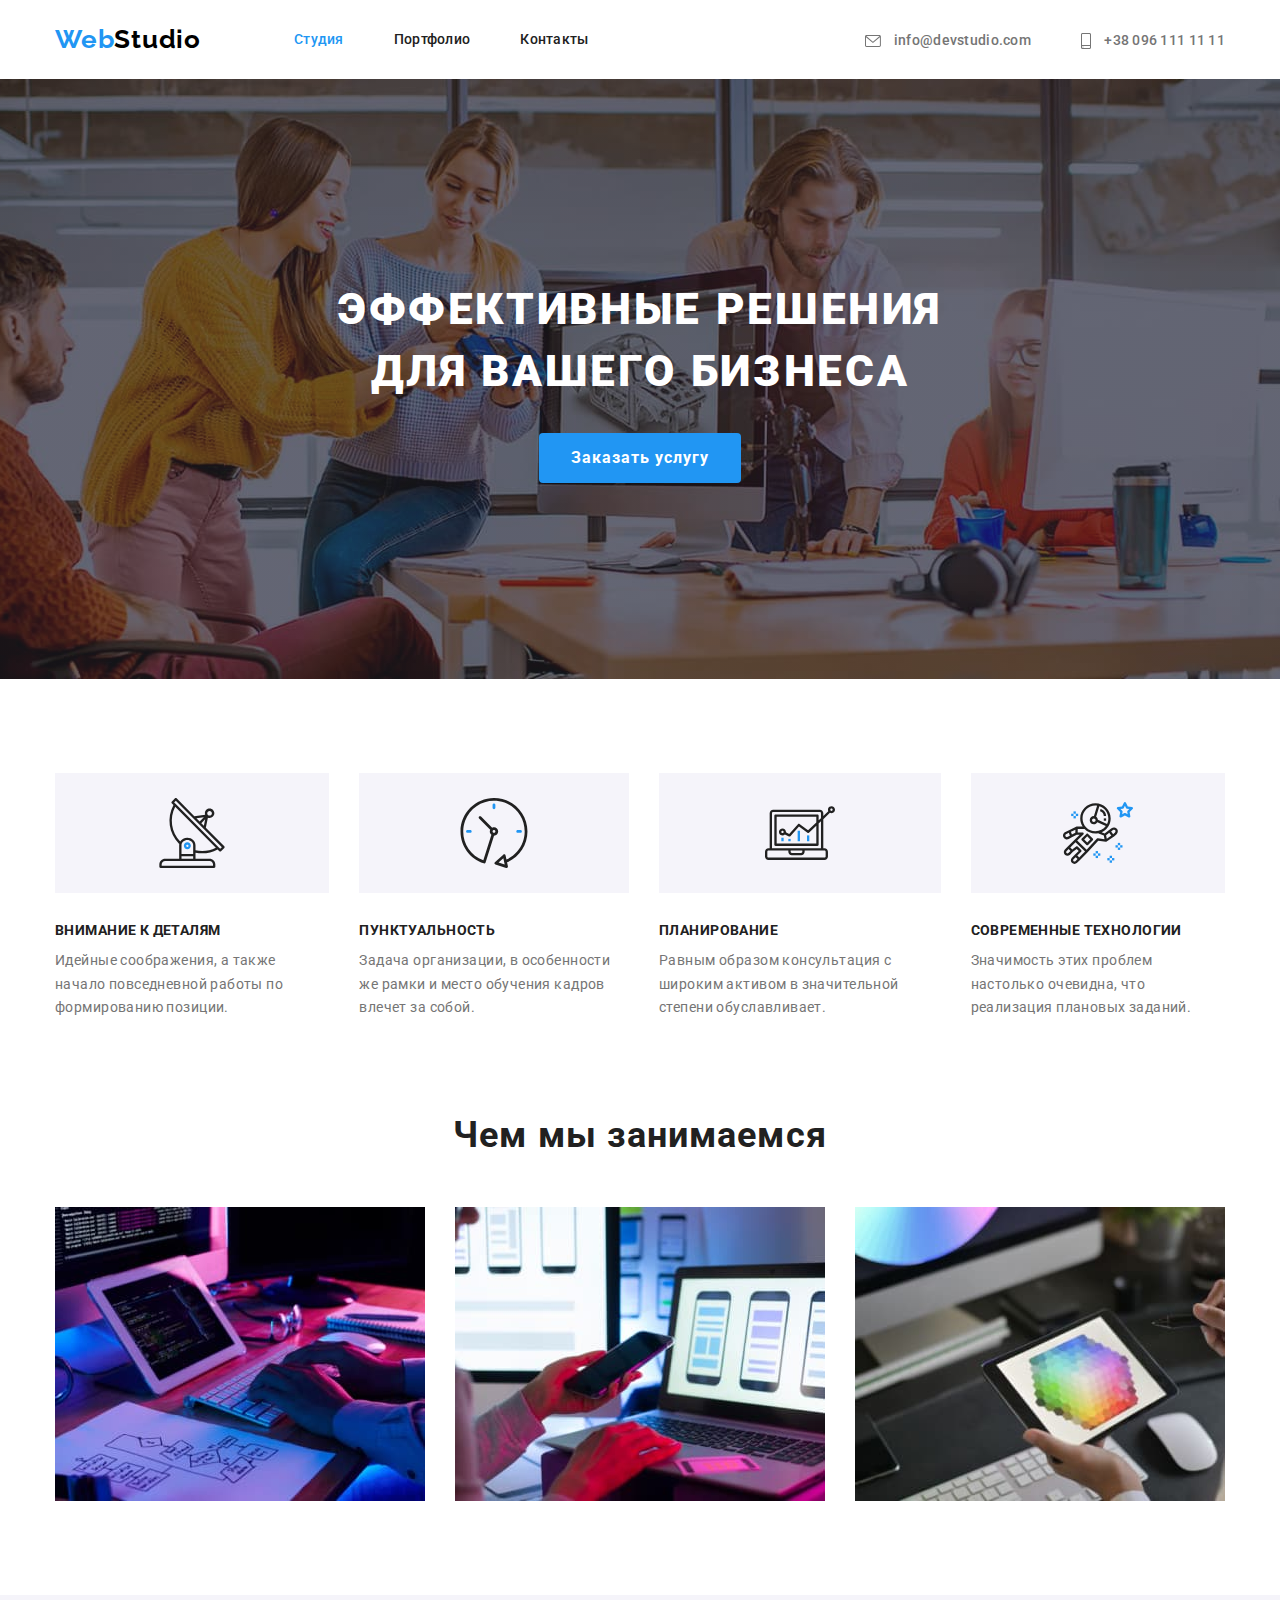
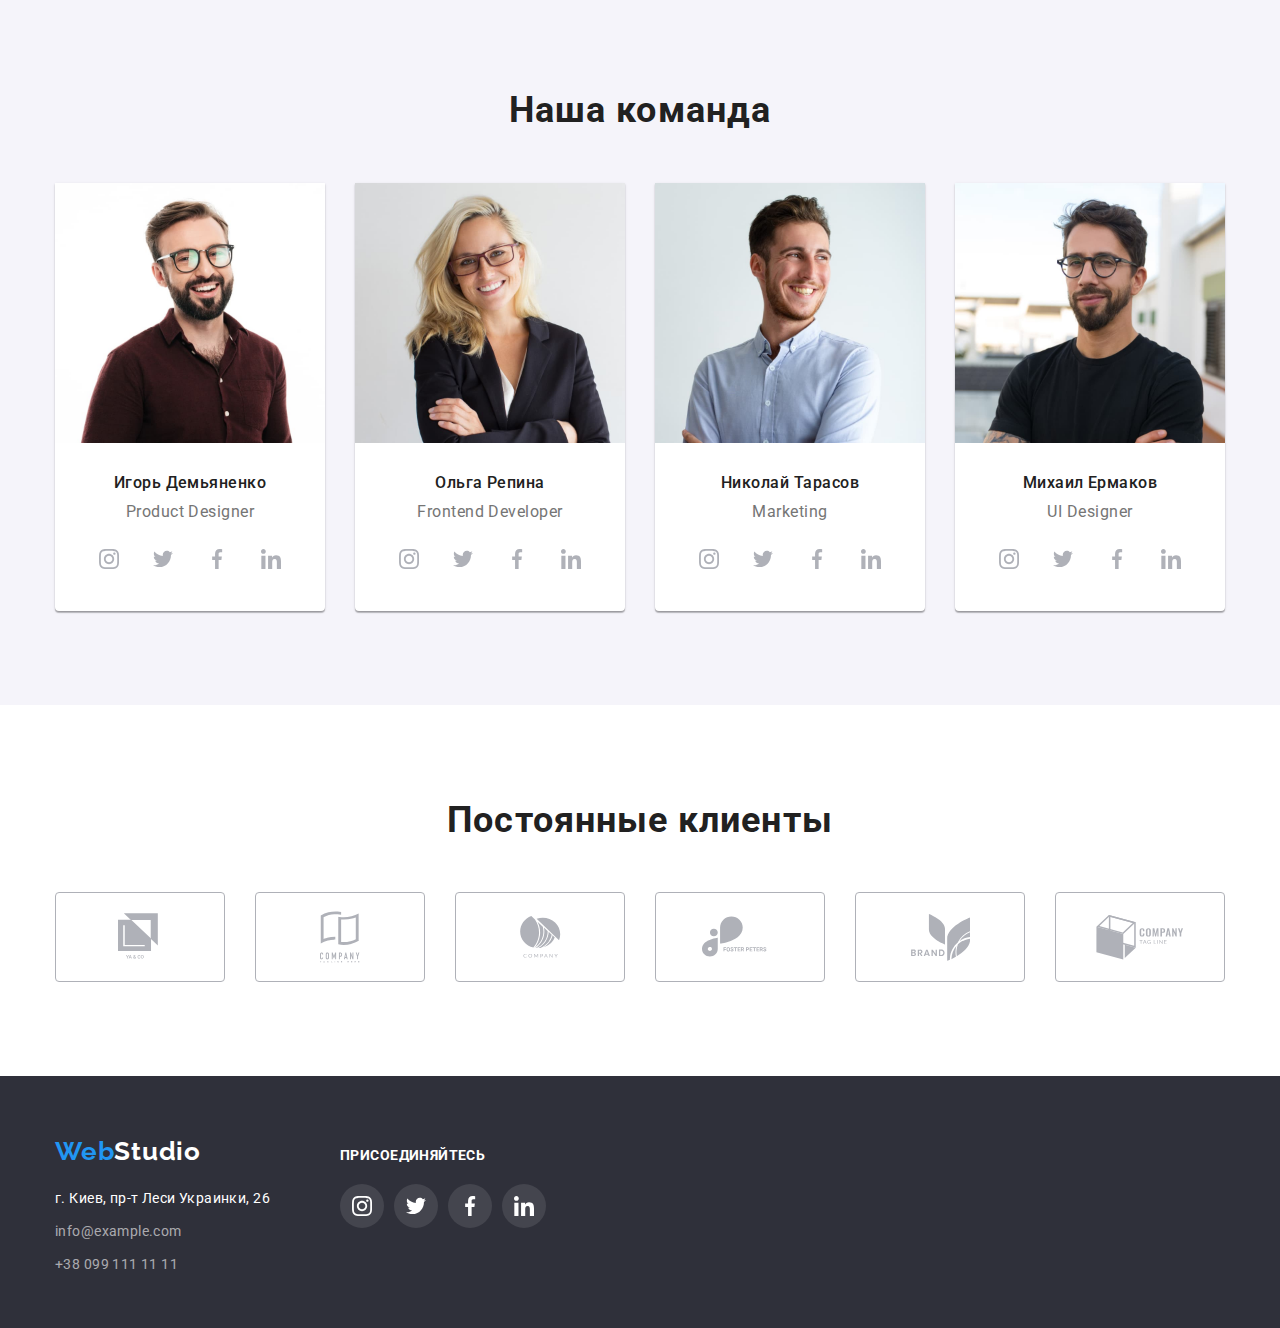
<file: index.html>
<!DOCTYPE html>
<html lang="ru">
  <head>
    <meta charset="UTF-8" />
    <meta name="viewport" content="width=device-width, initial-scale=1.0" />
    <title>Студия</title>
    <link
      href="https://fonts.googleapis.com/css2?family=Raleway:wght@700&family=Roboto:wght@400;500;700&display=swap"
      rel="stylesheet"
    />
    <link rel="stylesheet" href="./css/modern-normalize.css" />
    <link rel="stylesheet" href="./css/styles.css" />
  </head>

  <body>
    <!--Шапка страницы-->
    <header>
      <nav class="container main-nav">
        <a href="./index.html" class="logo">
          <span class="blue">Web</span>Studio
        </a>

        <ul class="site-nav list">
          <li class="item">
            <a href="./index.html" class="link current">Студия</a>
          </li>
          <li class="item">
            <a href="./portfolio.html" class="link">Портфолио</a>
          </li>
          <li class="item"><a href="" class="link">Контакты</a></li>
        </ul>

        <ul class="auht-nav list">
          <li class="item">
            <a class="link" href="mailto:info@devstudio.com"
              ><svg class="nav-icon-envelope">
                <use href="./images/sprite.svg#icon-envelope"></use>
              </svg>
              info@devstudio.com
            </a>
          </li>
          <li class="item">
            <a class="link" href="tel:+38-096-111-11-11"
              ><svg class="nav-icon-smartphone">
                <use href="./images/sprite.svg#icon-smartphone"></use>
              </svg>
              +38 096 111 11 11</a
            >
          </li>
        </ul>
      </nav>
    </header>

    <main>
      <!--Герой-->
      <section class="herro">
        <div class="herro-container">
          <h1 class="herro-title">Эффективные решения для вашего бизнеса</h1>
          <a href="" class="button link">Заказать услугу</a>
        </div>
      </section>

      <section class="section-top">
        <!--<h2 class="section-title">Особенности</h2>-->
        <div class="container">
          <ul class="featyre list">
            <li class="item">
              <h3 class="title">Внимание к деталям</h3>
              <p class="text">
                Идейные соображения, а также начало повседневной работы по
                формированию позиции.
              </p>
            </li>

            <li class="item">
              <h3 class="title">Пунктуальность</h3>
              <p class="text">
                Задача организации, в особенности же рамки и место обучения
                кадров влечет за собой.
              </p>
            </li>

            <li class="item">
              <h3 class="title">Планирование</h3>
              <p class="text">
                Равным образом консультация с широким активом в значительной
                степени обуславливает.
              </p>
            </li>

            <li class="item">
              <h3 class="title">Современные технологии</h3>
              <p class="text">
                Значимость этих проблем настолько очевидна, что реализация
                плановых заданий.
              </p>
            </li>
          </ul>
        </div>
      </section>

      <!--Чем занимается компания-->
      <section class="section">
        <div class="container">
          <h2 class="section-title centered">Чем мы занимаемся</h2>

          <ul class="doing list">
            <li class="item">
              <a href="">
                <img
                  class="picture"
                  src="./images/box1.jpg"
                  alt="Разработчик пишет backend"
                  width="370"
                  height="294"
                />
              </a>
            </li>

            <li class="item">
              <a href="">
                <img
                  class="picture"
                  src="./images/box2.jpg"
                  alt="Разработчик создает стилизацию"
                  width="370"
                  height="294"
                />
              </a>
            </li>

            <li class="item">
              <a href="">
                <img
                  class="picture"
                  src="./images/box3.jpg"
                  alt="Выбор цвета на планшете"
                  width="370"
                  height="294"
                />
              </a>
            </li>
          </ul>
        </div>
      </section>

      <!--Члены команды-->
      <section class="section-top content">
        <div class="our-team container">
          <h2 class="section-title centered">Наша команда</h2>

          <ul class="team list">
            <li class="item card">
              <img
                class="picture"
                src="./images/img1.jpg"
                alt="Фотография Игоря Демьяненка"
                width="270"
                height="260"
              />
              <div class="card-content">
                <h3 class="name">Игорь Демьяненко</h3>
                <p class="position">Product Designer</p>

                <ul class="list social-icon-list">
                  <li class="social-icon-item">
                    <a
                      class="social-icon-link"
                      href="https://www.instagram.com/?hl=ru"
                      aria-label="ссылка Инстаграм"
                    >
                      <svg class="social-icon">
                        <use href="./images/sprite.svg#icon-instagram"></use>
                      </svg>
                    </a>
                  </li>

                  <li class="social-icon-item">
                    <a
                      class="social-icon-link"
                      href="https://twitter.com/?lang=ru"
                      aria-label="ссылка Твиттер"
                    >
                      <svg class="social-icon">
                        <use href="./images/sprite.svg#icon-twitter"></use>
                      </svg>
                    </a>
                  </li>

                  <li class="social-icon-item">
                    <a
                      class="social-icon-link"
                      href="https://www.facebook.com/"
                      aria-label="ссылка Фейсбук"
                    >
                      <svg class="social-icon">
                        <use href="./images/sprite.svg#icon-facebook"></use>
                      </svg>
                    </a>
                  </li>

                  <li class="social-icon-item">
                    <a
                      class="social-icon-link"
                      href="https://www.linkedin.com/"
                      aria-label="ссылка Линкедин"
                      ><svg class="social-icon">
                        <use href="./images/sprite.svg#icon-linkedin"></use>
                      </svg>
                    </a>
                  </li>
                </ul>
              </div>
            </li>

            <li class="item card">
              <img
                class="picture"
                src="./images/img2.jpg"
                alt="Фотография Ольги Репиной"
                width="270"
                height="260"
              />
              <div class="card-content">
                <h3 class="name">Ольга Репина</h3>
                <p class="position">Frontend Developer</p>
                <ul class="list social-icon-list">
                  <li class="social-icon-item">
                    <a
                      class="social-icon-link"
                      href="https://www.instagram.com/?hl=ru"
                      aria-label="ссылка Инстаграм"
                    >
                      <svg class="social-icon">
                        <use href="./images/sprite.svg#icon-instagram"></use>
                      </svg>
                    </a>
                  </li>

                  <li class="social-icon-item">
                    <a
                      class="social-icon-link"
                      href="https://twitter.com/?lang=ru"
                      aria-label="ссылка Твиттер"
                    >
                      <svg class="social-icon">
                        <use href="./images/sprite.svg#icon-twitter"></use>
                      </svg>
                    </a>
                  </li>

                  <li class="social-icon-item">
                    <a
                      class="social-icon-link"
                      href="https://www.facebook.com/"
                      aria-label="ссылка Фейсбук"
                    >
                      <svg class="social-icon">
                        <use href="./images/sprite.svg#icon-facebook"></use>
                      </svg>
                    </a>
                  </li>

                  <li class="social-icon-item">
                    <a
                      class="social-icon-link"
                      href="https://www.linkedin.com/"
                      aria-label="ссылка Линкедин"
                      ><svg class="social-icon">
                        <use href="./images/sprite.svg#icon-linkedin"></use>
                      </svg>
                    </a>
                  </li>
                </ul>
              </div>
            </li>

            <li class="item card">
              <img
                class="picture"
                src="./images/img3.jpg"
                alt="Фотография Николая Тарасова"
                width="270"
                height="260"
              />
              <div class="card-content">
                <h3 class="name">Николай Тарасов</h3>
                <p class="position">Marketing</p>
                <ul class="list social-icon-list">
                  <li class="social-icon-item">
                    <a
                      class="social-icon-link"
                      href="https://www.instagram.com/?hl=ru"
                      aria-label="ссылка Инстаграм"
                    >
                      <svg class="social-icon">
                        <use href="./images/sprite.svg#icon-instagram"></use>
                      </svg>
                    </a>
                  </li>

                  <li class="social-icon-item">
                    <a
                      class="social-icon-link"
                      href="https://twitter.com/?lang=ru"
                      aria-label="ссылка Твиттер"
                    >
                      <svg class="social-icon">
                        <use href="./images/sprite.svg#icon-twitter"></use>
                      </svg>
                    </a>
                  </li>

                  <li class="social-icon-item">
                    <a
                      class="social-icon-link"
                      href="https://www.facebook.com/"
                      aria-label="ссылка Фейсбук"
                    >
                      <svg class="social-icon">
                        <use href="./images/sprite.svg#icon-facebook"></use>
                      </svg>
                    </a>
                  </li>

                  <li class="social-icon-item">
                    <a
                      class="social-icon-link"
                      href="https://www.linkedin.com/"
                      aria-label="ссылка Линкедин"
                      ><svg class="social-icon">
                        <use href="./images/sprite.svg#icon-linkedin"></use>
                      </svg>
                    </a>
                  </li>
                </ul>
              </div>
            </li>

            <li class="item card">
              <img
                class="picture"
                src="./images/img4.jpg"
                alt="Фотография Михаила Ермакова"
                width="270"
                height="260"
              />
              <div class="card-content">
                <h3 class="name">Михаил Ермаков</h3>
                <p class="position">UI Designer</p>
                <ul class="list social-icon-list">
                  <li class="social-icon-item">
                    <a
                      class="social-icon-link"
                      href="https://www.instagram.com/?hl=ru"
                      aria-label="ссылка Инстаграм"
                    >
                      <svg class="social-icon">
                        <use href="./images/sprite.svg#icon-instagram"></use>
                      </svg>
                    </a>
                  </li>

                  <li class="social-icon-item">
                    <a
                      class="social-icon-link"
                      href="https://twitter.com/?lang=ru"
                      aria-label="ссылка Твиттер"
                    >
                      <svg class="social-icon">
                        <use href="./images/sprite.svg#icon-twitter"></use>
                      </svg>
                    </a>
                  </li>

                  <li class="social-icon-item">
                    <a
                      class="social-icon-link"
                      href="https://www.facebook.com/"
                      aria-label="ссылка Фейсбук"
                    >
                      <svg class="social-icon">
                        <use href="./images/sprite.svg#icon-facebook"></use>
                      </svg>
                    </a>
                  </li>

                  <li class="social-icon-item">
                    <a
                      class="social-icon-link"
                      href="https://www.linkedin.com/"
                      aria-label="ссылка Линкедин"
                      ><svg class="social-icon">
                        <use href="./images/sprite.svg#icon-linkedin"></use>
                      </svg>
                    </a>
                  </li>
                </ul>
              </div>
            </li>
          </ul>
        </div>
      </section>

      <section class="section-top">
        <div class="container">
          <h2 class="section-title centered">Постоянные клиенты</h2>

          <ul class="list clients-logo-list">
            <li class="clients-logo-item">
              <a
                class="clients-logo-link"
                href=""
                aria-label="ссылка первый клиент"
              >
                <svg class="clients-logo" width="44" height="49">
                  <use href="./images/sprite.svg#icon-logo1"></use>
                </svg>
              </a>
            </li>
            <li class="clients-logo-item">
              <a
                class="clients-logo-link"
                href=""
                aria-label="ссылка второй клиент"
              >
                <svg class="clients-logo" width="40" height="52">
                  <use href="./images/sprite.svg#icon-logo2"></use>
                </svg>
              </a>
            </li>
            <li class="clients-logo-item">
              <a
                class="clients-logo-link"
                href=""
                aria-label="ссылка третий клиент"
              >
                <svg class="clients-logo" width="41" height="42">
                  <use href="./images/sprite.svg#icon-logo3"></use>
                </svg>
              </a>
            </li>
            <li class="clients-logo-item">
              <a
                class="clients-logo-link"
                href=""
                aria-label="ссылка четвертый клиент"
              >
                <svg class="clients-logo" width="77" height="42">
                  <use href="./images/sprite.svg#icon-logo4"></use>
                </svg>
              </a>
            </li>
            <li class="clients-logo-item">
              <a
                class="clients-logo-link"
                href=""
                aria-label="ссылка пятый клиент"
              >
                <svg class="clients-logo" width="59" height="47">
                  <use href="./images/sprite.svg#icon-logo5"></use>
                </svg>
              </a>
            </li>
            <li class="clients-logo-item">
              <a
                class="clients-logo-link"
                href=""
                aria-label="ссылка шестой клиент"
              >
                <svg class="clients-logo" width="88" height="45">
                  <use href="./images/sprite.svg#icon-logo6"></use>
                </svg>
              </a>
            </li>
          </ul>
        </div>
      </section>
    </main>

    <!--Подвал-->
    <footer class="contacts-container">
      <div class="container footer-flex">
        <div class="footer-address">
          <a href="./index.html" class="logo footer">
            <span class="blue">Web</span><span class="white">Studio</span>
          </a>
          <address class="adress-content">
            <p class="text">г. Киев, пр-т Леси Украинки, 26</p>
            <a href="mailto:info@example.com" class="connection link text"
              >info@example.com</a
            >
            <a href="tel:+38-099-111-11-11" class="connection link text"
              >+38 099 111 11 11</a
            >
          </address>
        </div>

        <div class="footer-slogan">
          <h2 class="footer-slogan-text">Присоединяйтесь</h2>
          <!-- <div class="footer-icon"> -->
          <ul class="list social-icon-list">
            <li class="social-icon-item">
              <a
                class="social-icon-link"
                href="https://www.instagram.com/?hl=ru"
                aria-label="ссылка Инстаграм"
              >
                <svg class="social-icon">
                  <use href="./images/sprite.svg#icon-instagram"></use>
                </svg>
              </a>
            </li>

            <li class="social-icon-item">
              <a
                class="social-icon-link"
                href="https://twitter.com/?lang=ru"
                aria-label="ссылка Твиттер"
              >
                <svg class="social-icon">
                  <use href="./images/sprite.svg#icon-twitter"></use>
                </svg>
              </a>
            </li>

            <li class="social-icon-item">
              <a
                class="social-icon-link"
                href="https://www.facebook.com/"
                aria-label="ссылка Фейсбук"
              >
                <svg class="social-icon">
                  <use href="./images/sprite.svg#icon-facebook"></use>
                </svg>
              </a>
            </li>

            <li class="social-icon-item">
              <a
                class="social-icon-link"
                href="https://www.linkedin.com/"
                aria-label="ссылка Линкедин"
                ><svg class="social-icon">
                  <use href="./images/sprite.svg#icon-linkedin"></use>
                </svg>
              </a>
            </li>
          </ul>
        </div>
      </div>
    </footer>
  </body>
</html>
</file>
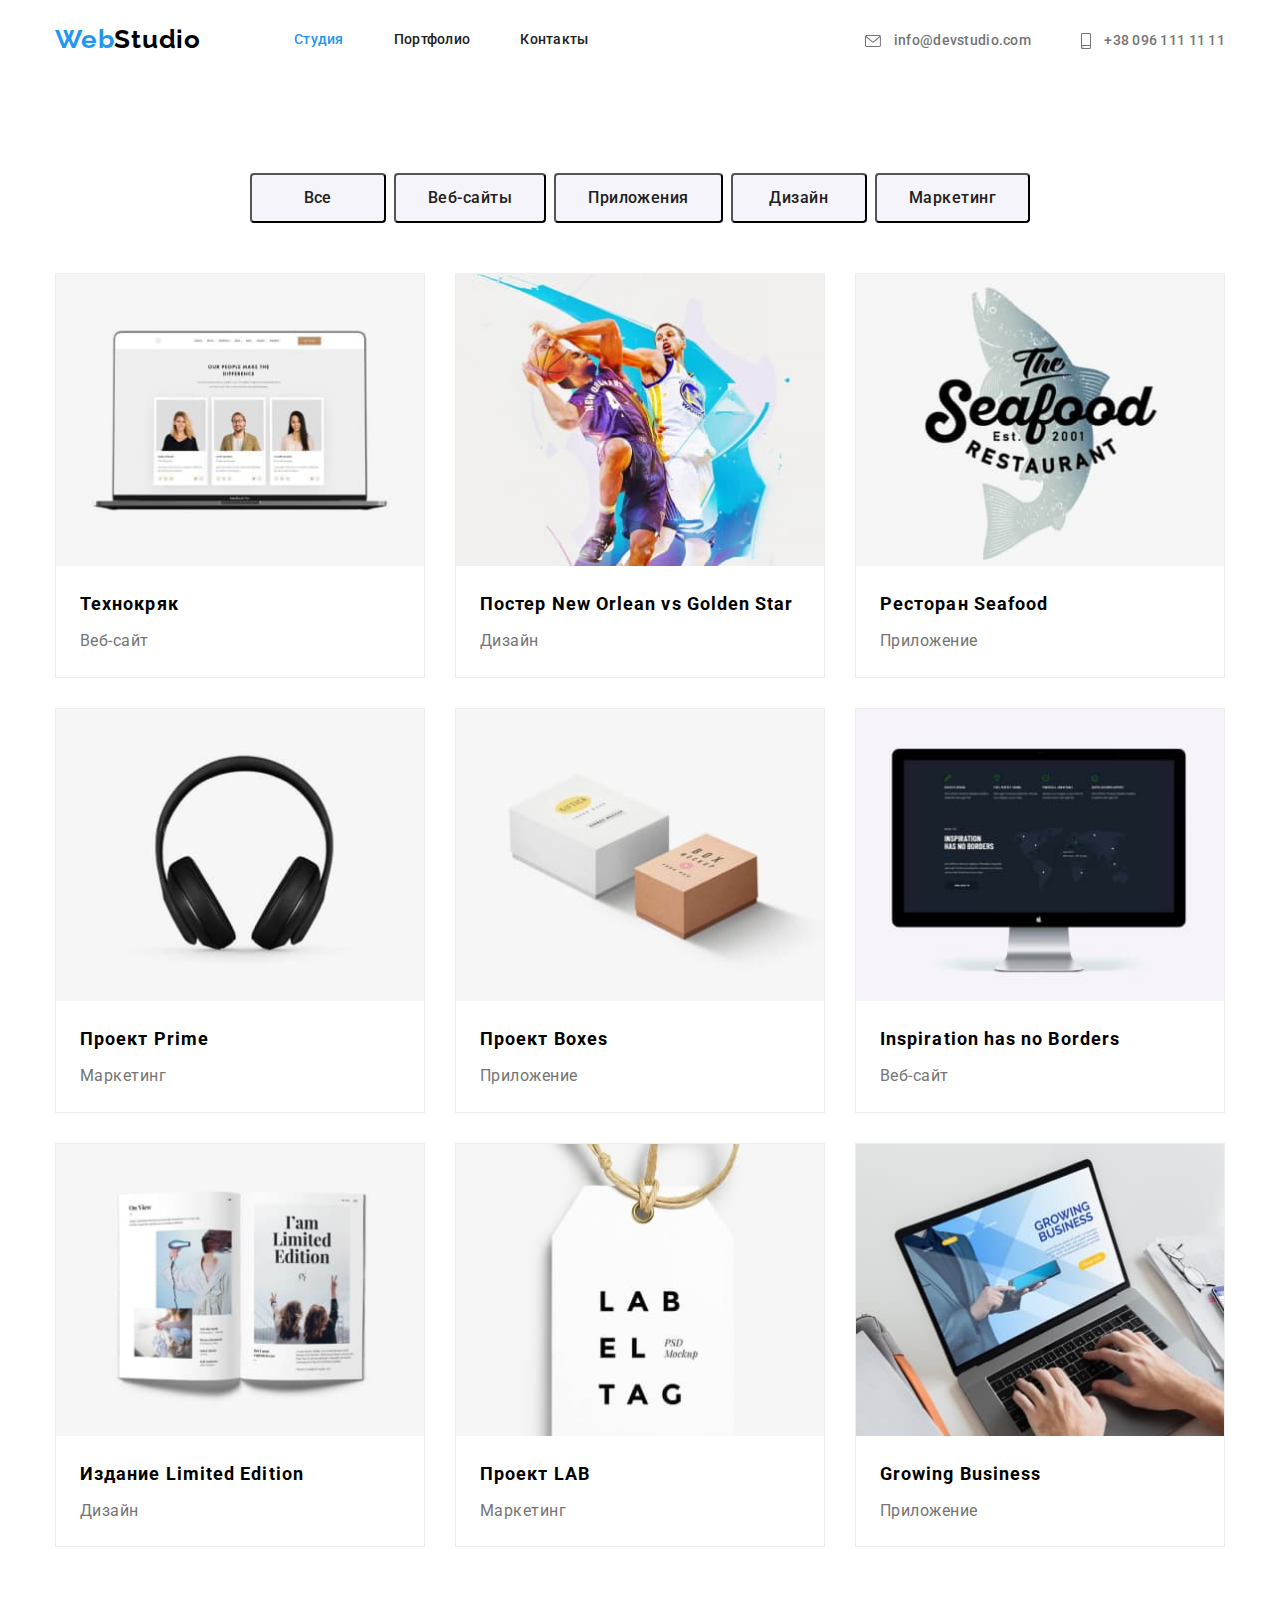
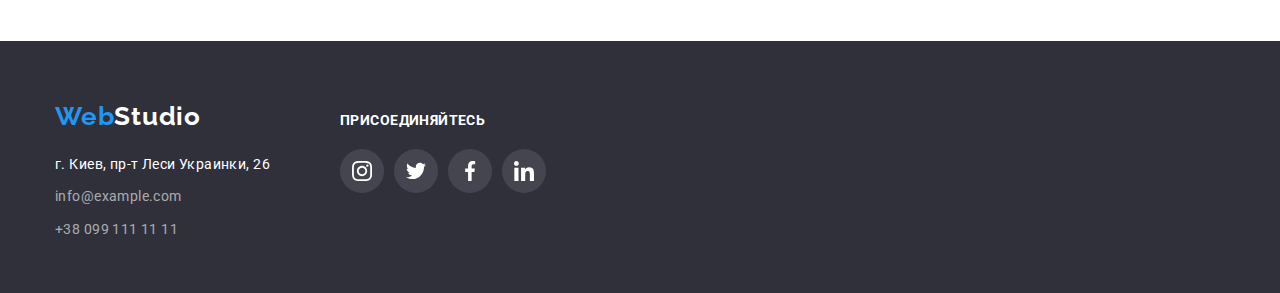
<file: portfolio.html>
<!DOCTYPE html>
<html lang="ru">
  <head>
    <meta charset="UTF-8" />
    <meta name="viewport" content="width=device-width, initial-scale=1.0" />
    <title>Портфолио</title>
    <link
      href="https://fonts.googleapis.com/css2?family=Raleway:wght@700&family=Roboto:wght@400;500;700&display=swap"
      rel="stylesheet"
    />
    <link rel="stylesheet" href="./css/modern-normalize.css" />
    <link rel="stylesheet" href="./css/styles.css" />
  </head>

  <body>
    <!--Шапка страницы-->
    <header>
      <nav class="container main-nav">
        <a href="./index.html" class="logo">
          <span class="blue">Web</span>Studio
        </a>

        <ul class="site-nav list">
          <li class="item">
            <a href="./index.html" class="link current">Студия</a>
          </li>
          <li class="item">
            <a href="./portfolio.html" class="link">Портфолио</a>
          </li>
          <li class="item"><a href="" class="link">Контакты</a></li>
        </ul>

        <ul class="auht-nav list">
          <li class="item">
            <a class="link" href="mailto:info@devstudio.com"
              ><svg class="nav-icon-envelope">
                <use href="./images/sprite.svg#icon-envelope"></use>
              </svg>
              info@devstudio.com
            </a>
          </li>
          <li class="item">
            <a class="link" href="tel:+38-096-111-11-11"
              ><svg class="nav-icon-smartphone">
                <use href="./images/sprite.svg#icon-smartphone"></use>
              </svg>
              +38 096 111 11 11</a
            >
          </li>
        </ul>
      </nav>
    </header>

    <main>
      <section class="portfolio">
        <!--<h1>Наши работы</h1>-->
        <div class="container">
          <ul class="list btn">
            <li class="item">
              <button type="button" class="button">Все</button>
            </li>
            <li class="item">
              <button type="button" class="button">Веб-сайты</button>
            </li>
            <li class="item">
              <button type="button" class="button">Приложения</button>
            </li>
            <li class="item">
              <button type="button" class="button">Дизайн</button>
            </li>
            <li class="item">
              <button type="button" class="button">Маркетинг</button>
            </li>
          </ul>
        </div>

        <div class="container">
          <ul class="our-work list">
            <li class="our-work-card">
              <a href="" class="link">
                <img
                  class="picture"
                  src="./images/portfolio1.jpg"
                  alt="ноутбук с открытым сайтом"
                  width="370"
                  height="294"
                />

                <h2 class="portfolio-title">Технокряк</h2>
                <p class="portfolio-text">Веб-сайт</p>
              </a>
            </li>
            <li class="our-work-card">
              <a href="" class="link">
                <img
                  class="picture"
                  src="./images/portfolio2.jpg"
                  alt="два баскедболиста"
                  width="370"
                  height="294"
                />

                <h2 class="portfolio-title">
                  Постер New Orlean vs Golden Star
                </h2>
                <p class="portfolio-text">Дизайн</p>
              </a>
            </li>
            <li class="our-work-card">
              <a href="" class="link">
                <img
                  class="picture"
                  src="./images/portfolio3.jpg"
                  alt="название приложения"
                  width="370"
                  height="294"
                />

                <h2 class="portfolio-title">Ресторан Seafood</h2>
                <p class="portfolio-text">Приложение</p>
              </a>
            </li>
            <li class="our-work-card">
              <a href="" class="link">
                <img
                  class="picture"
                  src="./images/portfolio4.jpg"
                  alt="наушники"
                  width="370"
                  height="294"
                />

                <h2 class="portfolio-title">Проект Prime</h2>
                <p class="portfolio-text">Маркетинг</p>
              </a>
            </li>
            <li class="our-work-card">
              <a href="" class="link">
                <img
                  class="picture"
                  src="./images/portfolio5.jpg"
                  alt="коробки"
                  width="370"
                  height="294"
                />

                <h2 class="portfolio-title">Проект Boxes</h2>
                <p class="portfolio-text">Приложение</p>
              </a>
            </li>
            <li class="our-work-card">
              <a href="" class="link">
                <img
                  class="picture"
                  src="./images/portfolio6.jpg"
                  alt="сайт на робочем столе"
                  width="370"
                  height="294"
                />

                <h2 class="portfolio-title">Inspiration has no Borders</h2>
                <p class="portfolio-text">Веб-сайт</p>
              </a>
            </li>
            <li class="our-work-card">
              <a href="" class="link">
                <img
                  class="picture"
                  src="./images/portfolio7.jpg"
                  alt="открытая книга"
                  width="370"
                  height="294"
                />

                <h2 class="portfolio-title">Издание Limited Edition</h2>
                <p class="portfolio-text">Дизайн</p>
              </a>
            </li>
            <li class="our-work-card">
              <a href="" class="link">
                <img
                  class="picture"
                  src="./images/portfolio8.jpg"
                  alt="бирка LAB"
                  width="370"
                  height="294"
                />

                <h2 class="portfolio-title">Проект LAB</h2>
                <p class="portfolio-text">Маркетинг</p>
              </a>
            </li>
            <li class="our-work-card">
              <a href="" class="link">
                <img
                  class="picture"
                  src="./images/portfolio9.jpg"
                  alt="Приложение Growing Business"
                  width="370"
                  height="294"
                />

                <h2 class="portfolio-title">Growing Business</h2>
                <p class="portfolio-text">Приложение</p>
              </a>
            </li>
          </ul>
        </div>
      </section>
    </main>

    <!--Подвал-->
    <footer class="contacts-container">
      <div class="container footer-flex">
        <div class="footer-address">
          <a href="./index.html" class="logo footer">
            <span class="blue">Web</span><span class="white">Studio</span>
          </a>
          <address class="adress-content">
            <p class="text">г. Киев, пр-т Леси Украинки, 26</p>
            <a href="mailto:info@example.com" class="connection link text"
              >info@example.com</a
            >
            <a href="tel:+38-099-111-11-11" class="connection link text"
              >+38 099 111 11 11</a
            >
          </address>
        </div>

        <div class="footer-slogan">
          <h2 class="footer-slogan-text">Присоединяйтесь</h2>
          <!-- <div class="footer-icon"> -->
          <ul class="list social-icon-list">
            <li class="social-icon-item">
              <a
                class="social-icon-link"
                href="https://www.instagram.com/?hl=ru"
                aria-label="ссылка Инстаграм"
              >
                <svg class="social-icon">
                  <use href="./images/sprite.svg#icon-instagram"></use>
                </svg>
              </a>
            </li>

            <li class="social-icon-item">
              <a
                class="social-icon-link"
                href="https://twitter.com/?lang=ru"
                aria-label="ссылка Твиттер"
              >
                <svg class="social-icon">
                  <use href="./images/sprite.svg#icon-twitter"></use>
                </svg>
              </a>
            </li>

            <li class="social-icon-item">
              <a
                class="social-icon-link"
                href="https://www.facebook.com/"
                aria-label="ссылка Фейсбук"
              >
                <svg class="social-icon">
                  <use href="./images/sprite.svg#icon-facebook"></use>
                </svg>
              </a>
            </li>

            <li class="social-icon-item">
              <a
                class="social-icon-link"
                href="https://www.linkedin.com/"
                aria-label="ссылка Линкедин"
                ><svg class="social-icon">
                  <use href="./images/sprite.svg#icon-linkedin"></use>
                </svg>
              </a>
            </li>
          </ul>
        </div>
      </div>
    </footer>
  </body>
</html>
</file>
<file: css/styles.css>
html {
  box-sizing: border-box;
}
*/ *,
*::before,
*::after {
  box-sizing: inherit;
}

/* Цвета текста */
:root {
  --blue: #2196f3;
  --black-one: #000000;
  --black-two: #212121;
  --gray-one: #757575;
  --gray-two: rgba(255, 255, 255, 0.6);
  --white: #ffffff;
  --herro-background: #2f303a;
  --portfolio-button-background: #f5f4fa;
  --section-background: #f5f4fa;
}

body {
  font-family: 'Roboto', sans-serif;
  background-color: var(--white);
  color: var(--black-two);
}

.container {
  width: 1200px;
  padding-left: 15px;
  padding-right: 15px;
  margin-left: auto;
  margin-right: auto;
}

/* logo */
.logo {
  margin-right: 93px;
  font-family: 'Raleway', sans-serif;
  font-weight: 700;
  color: var(--black-one);
  text-decoration: none;

  font-size: 26px;
  line-height: 1.2;
  letter-spacing: 0.03em;
}

.logo .blue {
  color: var(--blue);
}

.logo .white {
  color: var(--white);
}

.list {
  padding: 0;
  margin: 0;
  list-style: none;
}

.link {
  text-decoration: none;
}

.picture {
  display: block;
  max-width: 100%;
  height: auto;
}

/* site-nav */
.main-nav {
  align-items: center;
  display: flex;
}

.site-nav {
  display: flex;
}

.site-nav .item:not(:last-child) {
  margin-right: 50px;
}

.site-nav .link {
  display: block;
  font-weight: 500;

  color: var(--black-two);
  font-size: 14px;
  line-height: 1.1;
  letter-spacing: 0.02em;
  padding-top: 32px;
  padding-bottom: 32px;
}

.site-nav .link.current {
  color: var(--blue);
}

.site-nav .link:hover,
.site-nav .link:focus {
  color: var(--blue);
}

/* auht-nav */
.auht-nav {
  display: flex;
  margin-left: auto;
}

.auht-nav .item:not(:last-child) {
  margin-right: 50px;
}

.auht-nav .item {
  text-align: center;
}

.auht-nav .link {
  font-weight: 500;
  color: var(--gray-one);
  font-size: 14px;
  line-height: 1.1;
  letter-spacing: 0.02em;
}

.auht-nav .link:hover,
.auht-nav .link:focus {
  color: var(--blue);
}

.auht-nav .link:hover .nav-icon-envelope,
.auht-nav .link:focus .nav-icon-envelope {
  fill: var(--blue);
}

.nav-icon-envelope {
  display: inline-flex;
  vertical-align: middle;
  width: 16px;
  height: 12px;
  margin-right: 10px;
  fill: var(--gray-one);
  text-align: center;
}

.nav-icon-smartphone {
  display: inline-flex;
  vertical-align: middle;
  width: 10px;
  height: 16px;
  margin-right: 10px;
  fill: var(--gray-one);
}

.auht-nav .link:hover .nav-icon-smartphone,
.auht-nav .link:focus .nav-icon-smartphone {
  fill: var(--blue);
}

/* herro */

.herro-container {
  text-align: center;
  height: 600px;
  max-width: 1600px;
  margin-left: auto;
  margin-right: auto;
  padding-top: 200px;
  padding-bottom: 200px;
  background-image: linear-gradient(
      to right,
      rgba(47, 48, 58, 0.4),
      rgba(47, 48, 58, 0.4)
    ),
    url(../images/hero.jpg);
  background-position: center;
  background-color: #c4c4c4;
}

.herro-title {
  margin-top: 0;
  margin-bottom: 30px;
  margin-left: auto;
  margin-right: auto;
  width: 696px;

  font-weight: 900;
  color: var(--white);
  text-transform: uppercase;
  font-size: 44px;
  line-height: 1.4;
  letter-spacing: 0.06em;
}

/* button */
.button {
  display: inline-block;
  min-width: 136px;
  padding: 10px 32px;
  border-radius: 4px;

  font-weight: 700;
  background-color: var(--blue);
  color: var(--white);
  font-size: 16px;
  line-height: 1.9;
  letter-spacing: 0.06em;
}

/* section */
.section {
  padding-top: 0;
  padding-bottom: 94px;
}

.section-top {
  padding-top: 94px;
  padding-bottom: 94px;
}

.section-top.content {
  background-color: var(--section-background);
}

.section-title.centered {
  margin-top: 0;
  margin-bottom: 50px;
  text-align: center;
}

.section-title {
  font-weight: 700;
  font-size: 36px;
  line-height: 1.2;
  letter-spacing: 0.03em;
}

/* featyre */
.featyre {
  display: flex;
}

.featyre .item::before {
  content: '';
  display: block;

  height: 120px;
  background-color: var(--section-background);
  background-repeat: no-repeat;
  background-position: center;
  margin-bottom: 30px;
}

.featyre .item:nth-child(1)::before {
  background-image: url(../images/antenna.svg);
}

.featyre .item:nth-child(2)::before {
  background-image: url(../images/clock.svg);
}

.featyre .item:nth-child(3)::before {
  background-image: url(../images/diagram.svg);
}

.featyre .item:nth-child(4)::before {
  background-image: url(../images/astronaut.svg);
}

/* .icon-antenna::before {
   background-image: url(../images/antenna.svg);
   }   */

/* 
.icon-clock::before {
  background-image: url(../images/clock.svg);
}

.icon-diagram::before {
  background-image: url(../images/diagram.svg);
}

.icon-astronaut::before {
  background-image: url(../images/astronaut.svg);
} */

.featyre .item:not(:last-child) {
  margin-right: 30px;
}

.featyre .title {
  margin-top: 0;
  margin-bottom: 10px;
  font-weight: 700;
  text-transform: uppercase;
  font-size: 14px;
  line-height: 1.1;
  letter-spacing: 0.03em;
}

.featyre .text {
  margin-top: 0;
  margin-bottom: 0;

  font-weight: 400;
  color: var(--gray-one);
  font-size: 14px;
  line-height: 1.7;
  letter-spacing: 0.03em;
}
/* What the company does */
.doing {
  display: flex;
}

.doing .item:not(:last-child) {
  margin-right: 30px;
}

.card {
  background: #ffffff;
  box-shadow: 0px 1px 3px rgba(0, 0, 0, 0.12), 0px 1px 1px rgba(0, 0, 0, 0.14),
    0px 2px 1px rgba(0, 0, 0, 0.2);
  border-radius: 0px 0px 4px 4px;

  text-align: center;
}

.card-content {
  padding-top: 30px;
  padding-bottom: 30px;
}

.team {
  display: flex;
}

.team .item:not(:last-child) {
  margin-right: 30px;
}

.team .name {
  margin-top: 0;
  margin-bottom: 10px;

  font-weight: 500;
  font-size: 16px;
  line-height: 1.2;
  letter-spacing: 0.03em;
}

.team .position {
  margin-top: 0;
  margin-bottom: 16px;

  font-weight: 400;
  color: var(--gray-one);
  font-size: 16px;
  line-height: 1.2;
  letter-spacing: 0.03em;
}

.social-icon-list {
  display: flex;
  justify-content: center;
}

.social-icon-item:not(:last-child) {
  margin-right: 10px;
}

.social-icon-link {
  display: flex;
  justify-content: center;
  align-items: center;

  width: 44px;
  height: 44px;
  border-radius: 50%;

  background-color: var(--white);
}

.social-icon-link:hover .social-icon,
.social-icon-link:focus .social-icon {
  fill: var(--white);
}

.social-icon-link:hover,
.social-icon-link:focus {
  background-color: var(--blue);
}
.social-icon {
  width: 20px;
  height: 20px;
  fill: #afb1b8;
}

/* Постоянные клиенты */
.clients-logo-list {
  display: flex;
}

.clients-logo-item:not(:last-child) {
  margin-right: 30px;
}

.clients-logo-link {
  fill: #afb1b8;
  display: flex;
  justify-content: center;
  align-items: center;
  width: 170px;
  height: 90px;
  border: 1px solid #afb1b8;
  border-radius: 4px;
}

.clients-logo-link:hover .clients-logo,
.clients-logo-link:focus .clients-logo {
  fill: var(--blue);
}

.clients-logo-link:hover,
.clients-logo-link:focus {
  border: 1px solid var(--blue);
}

/* address */
.footer-flex {
  display: flex;
}

.contacts-container {
  background-color: var(--herro-background);
  color: var(--white);
  font-weight: 400;
  font-size: 14px;
  line-height: 1.7;
  letter-spacing: 0.03em;
  font-style: normal;

  height: 252px;
}

.footer-address {
  margin-right: 70px;
}

.footer {
  display: block;
  margin-right: 0;
  margin-top: 60px;
  margin-bottom: 20px;
}

.adress-content {
  display: inline-flex;
  flex-direction: column;

  font-style: normal;
}

.adress-content .text {
  margin-top: 0px;
  margin-bottom: 0px;
  margin-bottom: 9px;
}

.contacts-container .connection {
  font-weight: 400;
  color: var(--gray-two);
  font-size: 14px;
  line-height: 1.7;
  letter-spacing: 0.03em;
  font-style: normal;
}
.footer-slogan .social-icon-link {
  background-color: rgba(255, 255, 255, 0.1);
}

.footer-slogan .social-icon-link:hover {
  background-color: var(--blue);
}

.footer-slogan .social-icon {
  fill: var(--white);
}

.footer-slogan-text {
  margin-top: 72px;
  margin-bottom: 20px;

  font-weight: 700;
  font-size: 14px;
  line-height: 1.1;
  letter-spacing: 0.03em;
  text-transform: uppercase;
}

/*portfolio.html*/
.portfolio {
  padding-top: 94px;
  padding-bottom: 94px;
}

.btn {
  display: flex;
  margin-bottom: 50px;
  justify-content: center;
}

.portfolio .button {
  font-weight: 500;
  background-color: var(--portfolio-button-background);
  color: var(--black-two);
  font-size: 16px;
  line-height: 1.6;
  letter-spacing: 0.03em;
}

.portfolio .button:hover,
.portfolio .button:focus {
  background-color: var(--blue);
  color: var(--white);
}

.portfolio .item:not(:last-child) {
  margin-right: 8px;
}

.portfolio .item:hover {
  box-shadow: 0px 3px 1px rgba(0, 0, 0, 0.1), 0px 1px 2px rgba(0, 0, 0, 0.08),
    0px 2px 2px rgba(0, 0, 0, 0.12);
}

.our-work-card:hover {
  box-shadow: 0px 1px 1px rgba(0, 0, 0, 0.12), 0px 4px 4px rgba(0, 0, 0, 0.06),
    1px 4px 6px rgba(0, 0, 0, 0.16);
}
.portfolio .our-work {
  display: flex;
  flex-wrap: wrap;
}

.our-work-card {
  width: calc((100% - 60px) / 3);
  background-color: var(--white);
  margin-right: 30px;
  margin-bottom: 30px;
  border: 1px solid #eeeeee;
}

.our-work-card:nth-child(3n) {
  margin-right: 0;
}

.our-work-card:nth-last-child(-n + 3) {
  margin-bottom: 0;
}

.our-work-card .portfolio-title {
  padding-top: 20px;
  padding-left: 24px;
  margin-top: 0;
  margin-bottom: 4px;

  font-weight: 700;
  font-size: 18px;
  line-height: 2;
  letter-spacing: 0.06em;

  color: #000000;
}

.portfolio-text {
  padding-left: 24px;
  padding-bottom: 20px;
  margin-top: 0;
  margin-bottom: 0;

  color: var(--gray-one);
  font-weight: 400;
  font-size: 16px;
  line-height: 1.9;
  letter-spacing: 0.03em;
}
</file>
